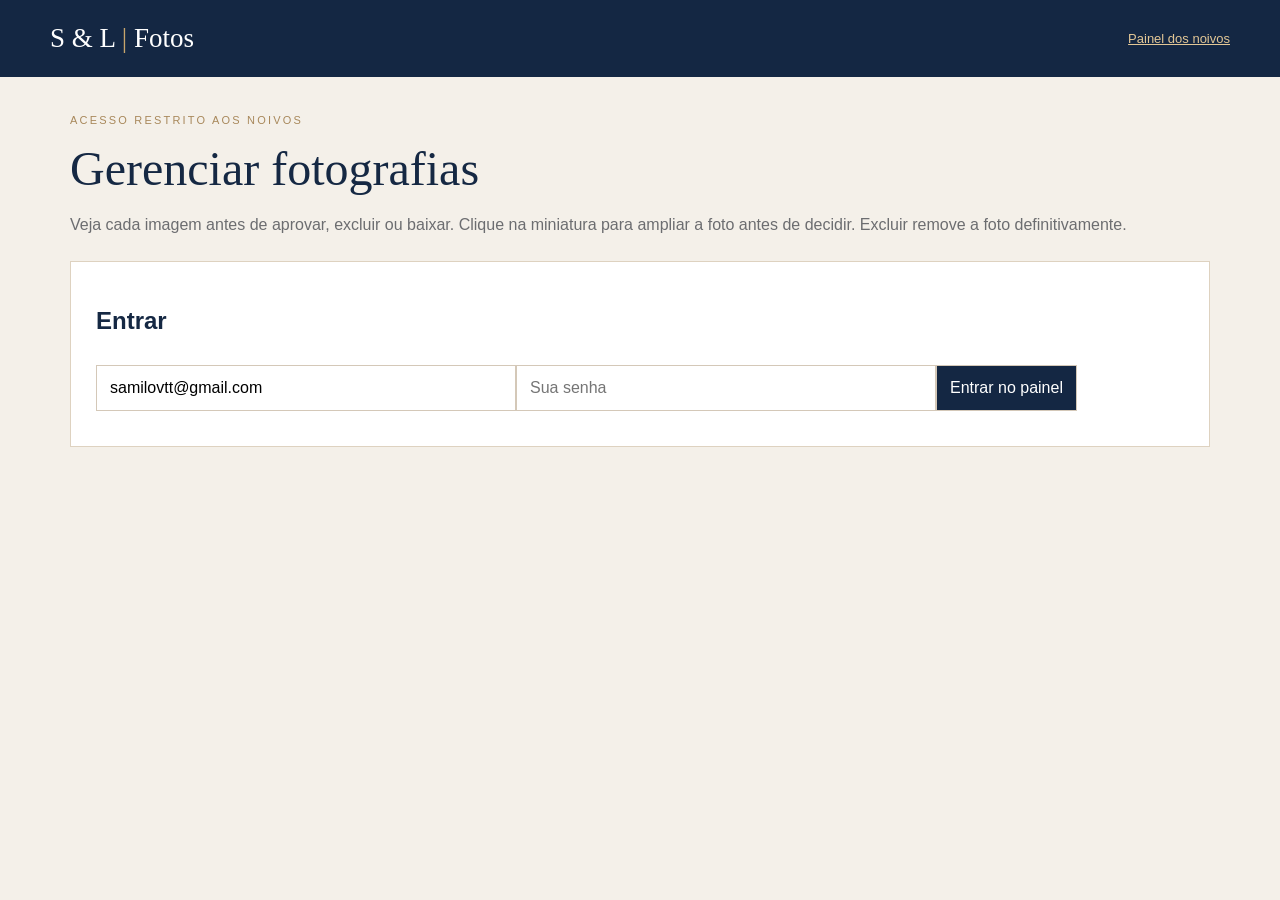
<file: admin-fotos.html>
<!doctype html><html lang="pt-BR"><head><meta charset="utf-8"><meta name="viewport" content="width=device-width,initial-scale=1"><meta name="robots" content="noindex,nofollow"><title>Galeria privada | Samuel & Lorena</title><style>
:root{font-family:Arial,sans-serif;color:#152843;background:#f4f0e9}*{box-sizing:border-box}body{margin:0}header{background:#142743;color:#fff;padding:23px max(20px,calc((100vw - 1180px)/2));display:flex;align-items:center;justify-content:space-between;gap:20px}header strong{font:normal 27px Georgia,serif}header a{color:#e3c796;font-size:13px}main{max-width:1180px;margin:35px auto;padding:0 20px}h1{font:normal clamp(30px,5vw,48px) Georgia,serif;margin:0 0 8px}p{line-height:1.6;color:#6c6d70}.panel{background:#fff;border:1px solid #ded2c0;padding:25px;margin:24px 0}input,select,button{font:inherit;padding:13px;border:1px solid #d4c8b8}input{width:100%;max-width:420px}button{background:#142743;color:white;cursor:pointer}button:disabled{opacity:.5;cursor:wait}.toolbar{display:flex;align-items:center;gap:12px;flex-wrap:wrap;margin-bottom:20px}.toolbar select{background:white}.cards{display:grid;grid-template-columns:repeat(auto-fill,minmax(235px,1fr));gap:18px}.card{background:white;border:1px solid #e2d8c9;overflow:hidden}.card img{width:100%;height:210px;object-fit:contain;background:#eeeae4;cursor:zoom-in}.card .info{padding:15px}.card h3{font-size:14px;margin:0 0 7px;overflow-wrap:anywhere}.card small{color:#777}.danger{background:#873c3c}.pick{display:flex;align-items:center;gap:7px;font-size:12px;padding:9px}.pick input{width:auto}.actions{display:flex;gap:7px;flex-wrap:wrap;margin-top:15px}.actions button{padding:9px 11px;font-size:12px;flex:1}.actions .reject{background:#fff;color:#813d3d;border-color:#c6a2a2}.pill{display:inline-block;font-size:11px;background:#eee8df;padding:4px 8px;margin:8px 0}.hidden,[hidden]{display:none!important}#viewer{position:fixed;inset:0;background:#000e;z-index:30;display:flex;align-items:center;justify-content:center;padding:25px}#viewer img{max-width:95vw;max-height:90vh;object-fit:contain}#viewer button{position:absolute;top:15px;right:20px;font-size:25px}#message{min-height:24px}@media(max-width:600px){header{padding:18px}main{margin:22px auto}.panel{padding:20px}.cards{grid-template-columns:repeat(2,minmax(0,1fr));gap:10px}.card img{height:160px}.card .info{padding:10px}.actions button{width:100%}}</style></head><body><header><strong>S & L <span style="color:#c7a56c">|</span> Fotos</strong><a href="/noivos">Painel dos noivos</a></header><main><p style="letter-spacing:.2em;color:#a8885b;font-size:11px">ACESSO RESTRITO AOS NOIVOS</p><h1>Gerenciar fotografias</h1><p>Veja cada imagem antes de aprovar, excluir ou baixar. Clique na miniatura para ampliar a foto antes de decidir. Excluir remove a foto definitivamente.</p><section class="panel" id="loginPanel"><h2>Entrar</h2><form id="login"><input type="email" value="samilovtt@gmail.com" readonly aria-label="E-mail dos noivos"><input type="password" id="password" placeholder="Sua senha" autocomplete="current-password" required style="margin:10px 0"><button type="submit">Entrar no painel</button></form></section><section id="workspace" hidden><section class="panel"><h2>Compartilhar convite</h2><p>Envie o convite aos convidados pelo WhatsApp ou copie o link.</p><div class="toolbar"><button type="button" id="shareInvitationPhoto" disabled>Carregando foto…</button><button type="button" id="copyInvitationMessage">Copiar mensagem</button><button type="button" id="shareInvitation">Compartilhar convite</button><button type="button" id="copyInvitation">Copiar link</button></div><p id="invitationFeedback" role="status"></p></section><div class="toolbar"><label>Mostrar <select id="filter"><option value="pendente">Pendentes</option><option value="aprovada">Aprovadas</option><option value="arquivadas">Backup confirmado</option><option value="todas">Todas</option></select></label><button id="reload">Atualizar</button><button id="selectPage">Selecionar página</button><button id="downloadZip">Baixar selecionadas (ZIP)</button><button id="archiveSelected">Confirmar backup</button><button id="cleanSelected" class="danger">Excluir arquivadas</button><button id="logout">Sair</button></div><p id="count"></p><p>Selecione as fotos aprovadas, baixe o ZIP e confira se ele foi salvo no computador. Só depois confirme o backup e exclua os arquivos do Supabase. Limite recomendado: 20 fotos ou 200 MB por ZIP.</p><div class="cards" id="cards"></div><div class="toolbar" style="margin-top:24px"><button id="prev">Anterior</button><span id="pageLabel"></span><button id="next">Próxima</button></div></section><p id="message" role="status"></p></main><div id="viewer" hidden role="dialog" aria-modal="true" aria-label="Visualizar foto"><button id="closeViewer" aria-label="Fechar foto">×</button><img id="viewerImage" alt="Foto ampliada"></div><script src="/admin-fotos.js" defer></script><script src="/compartilhar-convite.js" defer></script></body></html>
</file>
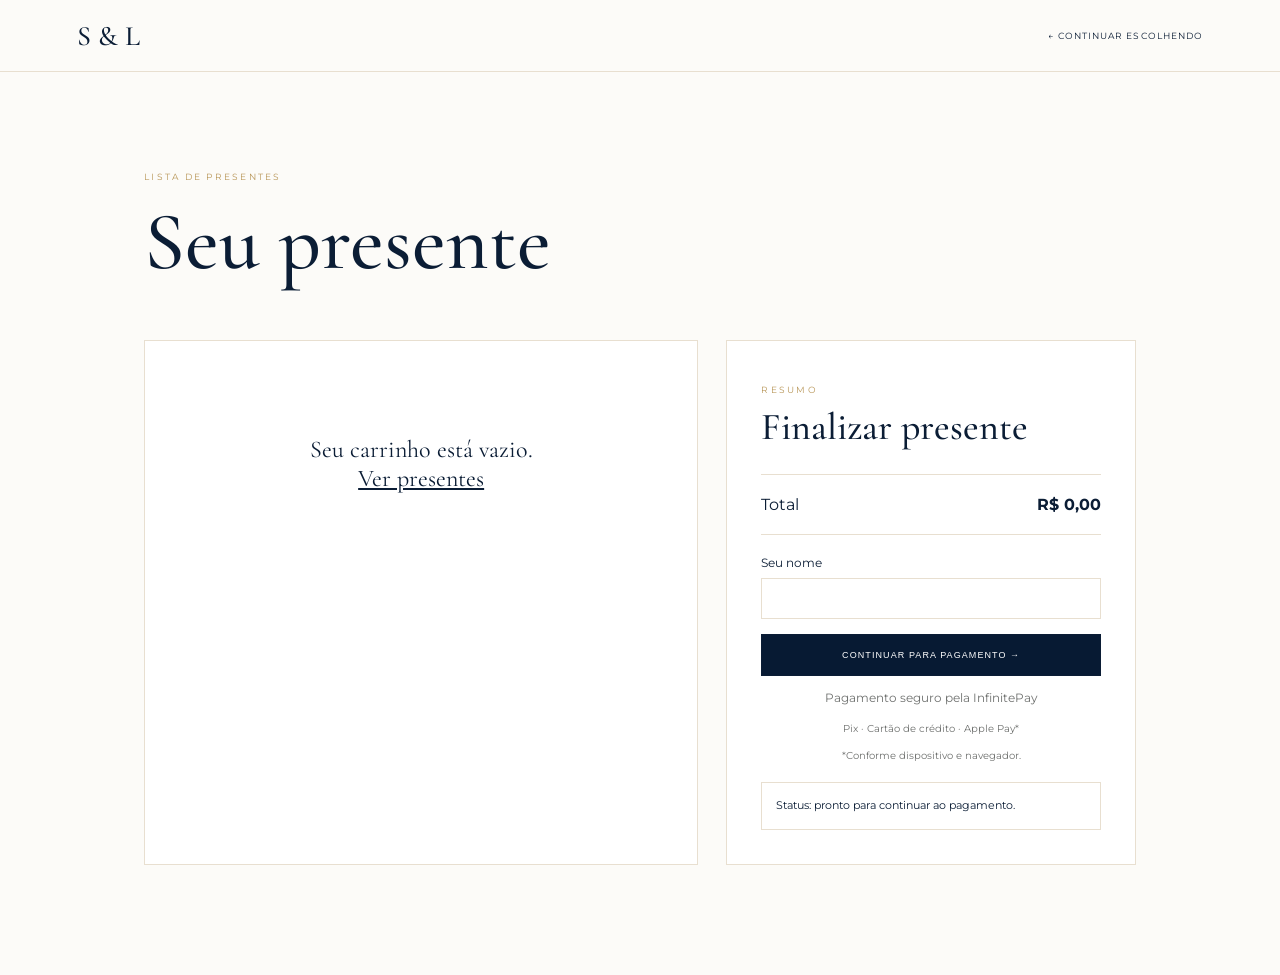
<file: checkout.html>
<!doctype html><html lang="pt-BR"><head><meta charset="utf-8"><meta name="viewport" content="width=device-width,initial-scale=1"><title>Carrinho | Samuel & Lorena</title><link href="https://fonts.googleapis.com/css2?family=Cormorant+Garamond:wght@500;600&family=Montserrat:wght@300;400;500;600&display=swap" rel="stylesheet"><style>
*{box-sizing:border-box}body{margin:0;background:#fcfbf8;color:#0b1d35;font-family:Montserrat,sans-serif}.nav{height:72px;background:#fcfbf8;display:flex;align-items:center;justify-content:space-between;padding:0 6vw;border-bottom:1px solid #e8dfd0}.nav a{text-decoration:none;color:inherit}.brand{font:500 28px "Cormorant Garamond",serif}.nav>a:last-child{font-size:9px;letter-spacing:.12em;text-transform:uppercase}.wrap{max-width:1040px;margin:auto;padding:90px 24px 110px}.k{font-size:9px;letter-spacing:.25em;color:#b89658}.wrap>h1{font:500 clamp(52px,7vw,82px) "Cormorant Garamond",serif;margin:10px 0 48px}.layout{display:grid;grid-template-columns:1.15fr .85fr;gap:28px}.items,.summary{background:#fff;border:1px solid #e8dfd0;padding:34px}.item{display:grid;grid-template-columns:1fr auto;gap:15px;padding:22px 0;border-bottom:1px solid #eee8df}.item h3{font:500 25px "Cormorant Garamond",serif;margin:0 0 7px}.controls{display:flex;gap:8px;align-items:center}.controls button{width:30px;height:30px;border:1px solid #d9d0c3;background:#fff}.remove{color:#7c7067;font-size:9px;letter-spacing:.08em;text-transform:uppercase;cursor:pointer;margin-top:12px}.free{padding:10px;width:160px;border:1px solid #ddd4c7}.summary{position:sticky;top:24px;align-self:start}.summary h2{font:500 38px "Cormorant Garamond",serif;margin:8px 0 24px}.summary>p:not(.k){font-size:12px;line-height:1.7;color:#6f716f}.total{display:flex;justify-content:space-between;padding:20px 0;border-top:1px solid #e8dfd0;border-bottom:1px solid #e8dfd0}.qr{max-width:170px;margin:22px auto;display:block}.summary textarea{width:100%;height:64px;resize:none;padding:10px;border:1px solid #e8dfd0;font-size:9px}.pay{width:100%;margin-top:10px;padding:15px;border:1px solid #0b1d35;background:#0b1d35;color:#fff;text-transform:uppercase;letter-spacing:.12em;font-size:9px;cursor:pointer}.pay+ .pay{}.empty{text-align:center;padding:60px 10px;font-family:"Cormorant Garamond",serif;font-size:24px}.empty a{color:#0b1d35}@media(max-width:760px){.nav{height:64px;padding:0 20px}.wrap{padding:58px 18px 80px}.wrap>h1{font-size:54px;margin-bottom:32px}.layout{grid-template-columns:1fr}.items,.summary{padding:24px}.summary{position:static}.item h3{font-size:22px}}
</style></head><body><nav class="nav"><a class="brand" href="/">S & L</a><a href="/#presentes">← Continuar escolhendo</a></nav><main class="wrap"><p class="k">LISTA DE PRESENTES</p><h1>Seu presente</h1><div class="layout"><section class="items" id="items"></section><aside class="summary"><p class="k">RESUMO</p><h2>Finalizar presente</h2><div class="total"><span>Total</span><strong id="total">R$ 0,00</strong></div><label style="display:grid;gap:8px;font-size:12px;margin-top:20px">Seu nome<input id="giftBuyerName" required minlength="2" maxlength="120" autocomplete="name" style="padding:12px;border:1px solid #e8dfd0"></label><button class="pay trackedPay" type="button" style="margin:15px 0 0;background:#071a33">Continuar para pagamento →</button><p style="text-align:center">Pagamento seguro pela InfinitePay</p><p style="text-align:center;font-size:10px">Pix · Cartão de crédito · Apple Pay*</p><p style="text-align:center;font-size:10px">*Conforme dispositivo e navegador.</p><div id="payStatus" style="margin-top:18px;padding:14px;border:1px solid #e8dfd0;font-size:11px;line-height:1.6">Status: pronto para continuar ao pagamento.</div></aside></div></main><script>
const KEY="slGiftCart";let cart=[];try{cart=JSON.parse(localStorage.getItem(KEY)||"[]")}catch(e){};const money=v=>v.toLocaleString("pt-BR",{style:"currency",currency:"BRL"});const price=x=>x.id==="livre"?Number(x.custom||0):Number(x.price||0);function save(){localStorage.setItem(KEY,JSON.stringify(cart));render()}function render(){const box=document.getElementById("items");box.innerHTML=cart.length?cart.map((x,i)=>'<div class="item"><div><h3>'+x.name+'</h3>'+(x.id==="livre"?'<input class="free" type="number" min="1" value="'+(x.custom||'')+'" data-free="'+i+'" placeholder="Digite o valor">':'<strong>'+money(price(x))+'</strong>')+'<div class="remove" data-remove="'+i+'">Remover</div></div><div class="controls"><button data-minus="'+i+'">−</button><span>'+(x.qty||1)+'</span><button data-plus="'+i+'">+</button></div></div>').join(""):'<div class="empty">Seu carrinho está vazio.<br><a href="/#presentes">Ver presentes</a></div>';document.getElementById("total").textContent=money(cart.reduce((t,x)=>t+price(x)*(x.qty||1),0));document.querySelectorAll("[data-plus]").forEach(b=>b.onclick=()=>{cart[+b.dataset.plus].qty++;save()});document.querySelectorAll("[data-minus]").forEach(b=>b.onclick=()=>{cart[+b.dataset.minus].qty=Math.max(1,cart[+b.dataset.minus].qty-1);save()});document.querySelectorAll("[data-remove]").forEach(b=>b.onclick=()=>{cart.splice(+b.dataset.remove,1);save()});document.querySelectorAll("[data-free]").forEach(i=>i.oninput=()=>{cart[+i.dataset.free].custom=Number(i.value||0);save()})}async function openTrackedCheckout(btn){
 const buyer=document.getElementById("giftBuyerName");if(!buyer.value.trim()||!buyer.reportValidity())return;
 if(!cart.length)return alert("Adicione um presente primeiro.");
 const items=cart.map(x=>({quantity:x.qty||1,price:Math.round(price(x)*100),description:x.name}));
 if(cart.some(x=>String(x.id).startsWith("reforma-")&&price(x)<300))return alert("Atualize a contribuição de Reforma e Mobília para um valor a partir de R$ 300,00.");
 if(items.some(x=>x.price<=0))return alert("Digite um valor válido para o presente.");
 document.querySelectorAll(".trackedPay").forEach(x=>x.disabled=true);
 const original=btn.textContent;btn.textContent="Abrindo pagamento...";
 try{
  const r=await fetch("/api/infinitepay",{method:"POST",headers:{"Content-Type":"application/json"},body:JSON.stringify({items,preferred_method:null,nome_convidado:document.getElementById("giftBuyerName").value.trim()})});
  const data=await r.json();if(!r.ok)throw new Error(data.error||"Não foi possível gerar o pagamento.");
  const url=data.url||data.checkout_url||data.link||data.payment_url;
  if(!url)throw new Error("A InfinitePay não retornou o link do checkout.");
  localStorage.setItem("slPendingOrder",JSON.stringify({order_nsu:data.order_nsu||"",items,total:items.reduce((t,x)=>t+x.price*x.quantity,0),created_at:new Date().toISOString()}));
  location.href=url;
 }catch(e){alert(e.message);document.querySelectorAll(".trackedPay").forEach(x=>x.disabled=false);btn.textContent=original;}
}
document.querySelectorAll(".trackedPay").forEach(btn=>btn.onclick=()=>openTrackedCheckout(btn));render();</script></body></html>
</file>
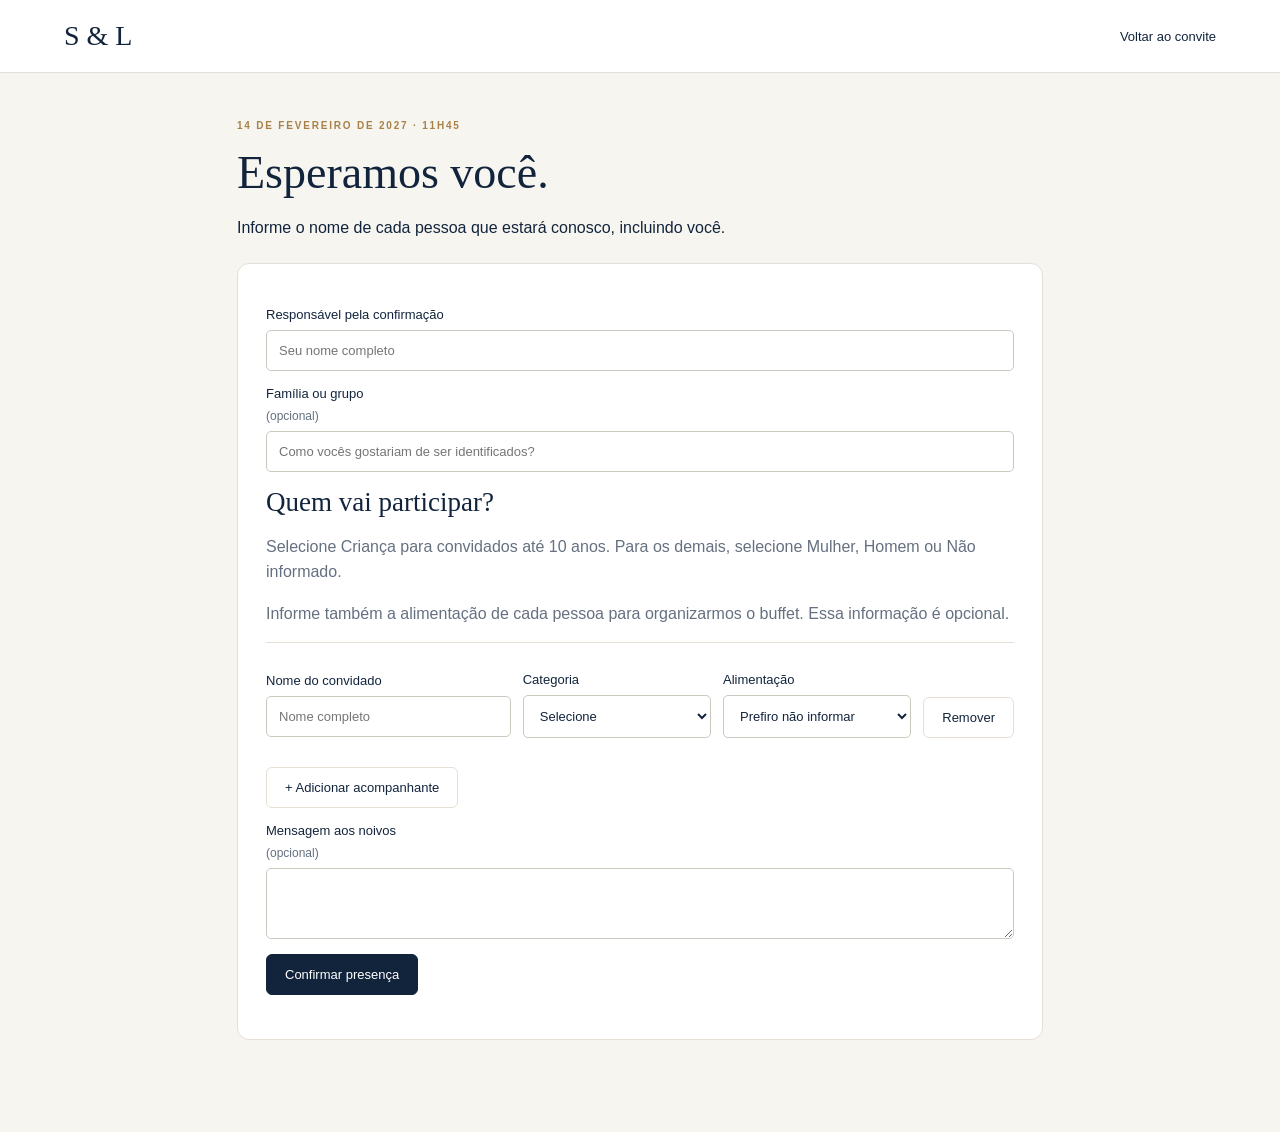
<file: confirmar-presenca.html>
<!doctype html><html lang="pt-BR"><head><meta charset="utf-8"><meta name="viewport" content="width=device-width,initial-scale=1"><title>Confirmar presença | Samuel & Lorena</title><link rel="icon" href="/favicon.svg?v=sl4"><link rel="stylesheet" href="/painel-noivos.css?v=diet20261023"></head><body class="guest-page"><header class="top"><a class="brand" href="/">S & L</a><a href="/">Voltar ao convite</a></header><main class="guest-shell"><p class="eyebrow">14 DE FEVEREIRO DE 2027 · 11H45</p><h1>Esperamos você.</h1><p>Informe o nome de cada pessoa que estará conosco, incluindo você.</p><form id="confirmationForm" class="panel"><label>Responsável pela confirmação<input name="nome" required minlength="2" maxlength="120" autocomplete="name" placeholder="Seu nome completo"></label><label>Família ou grupo <small>(opcional)</small><input name="familia" maxlength="120" placeholder="Como vocês gostariam de ser identificados?"></label><h2>Quem vai participar?</h2><p class="muted">Selecione Criança para convidados até 10 anos. Para os demais, selecione Mulher, Homem ou Não informado.</p><p class="muted">Informe também a alimentação de cada pessoa para organizarmos o buffet. Essa informação é opcional.</p><div id="peopleFields"></div><button type="button" class="secondary" id="addPerson">+ Adicionar acompanhante</button><label>Mensagem aos noivos <small>(opcional)</small><textarea name="mensagem" maxlength="1000" rows="3"></textarea></label><button type="submit" id="sendConfirmation">Confirmar presença</button><p id="confirmationStatus" role="status"></p></form><div id="confirmationDone" class="panel" hidden><h2>Presença confirmada!</h2><p>Obrigado! Seus nomes já estão no painel dos noivos.</p><a href="/">Voltar ao convite</a></div></main><script src="/confirmacao-convidados.js?v=diet20261023" defer></script></body></html>
</file>
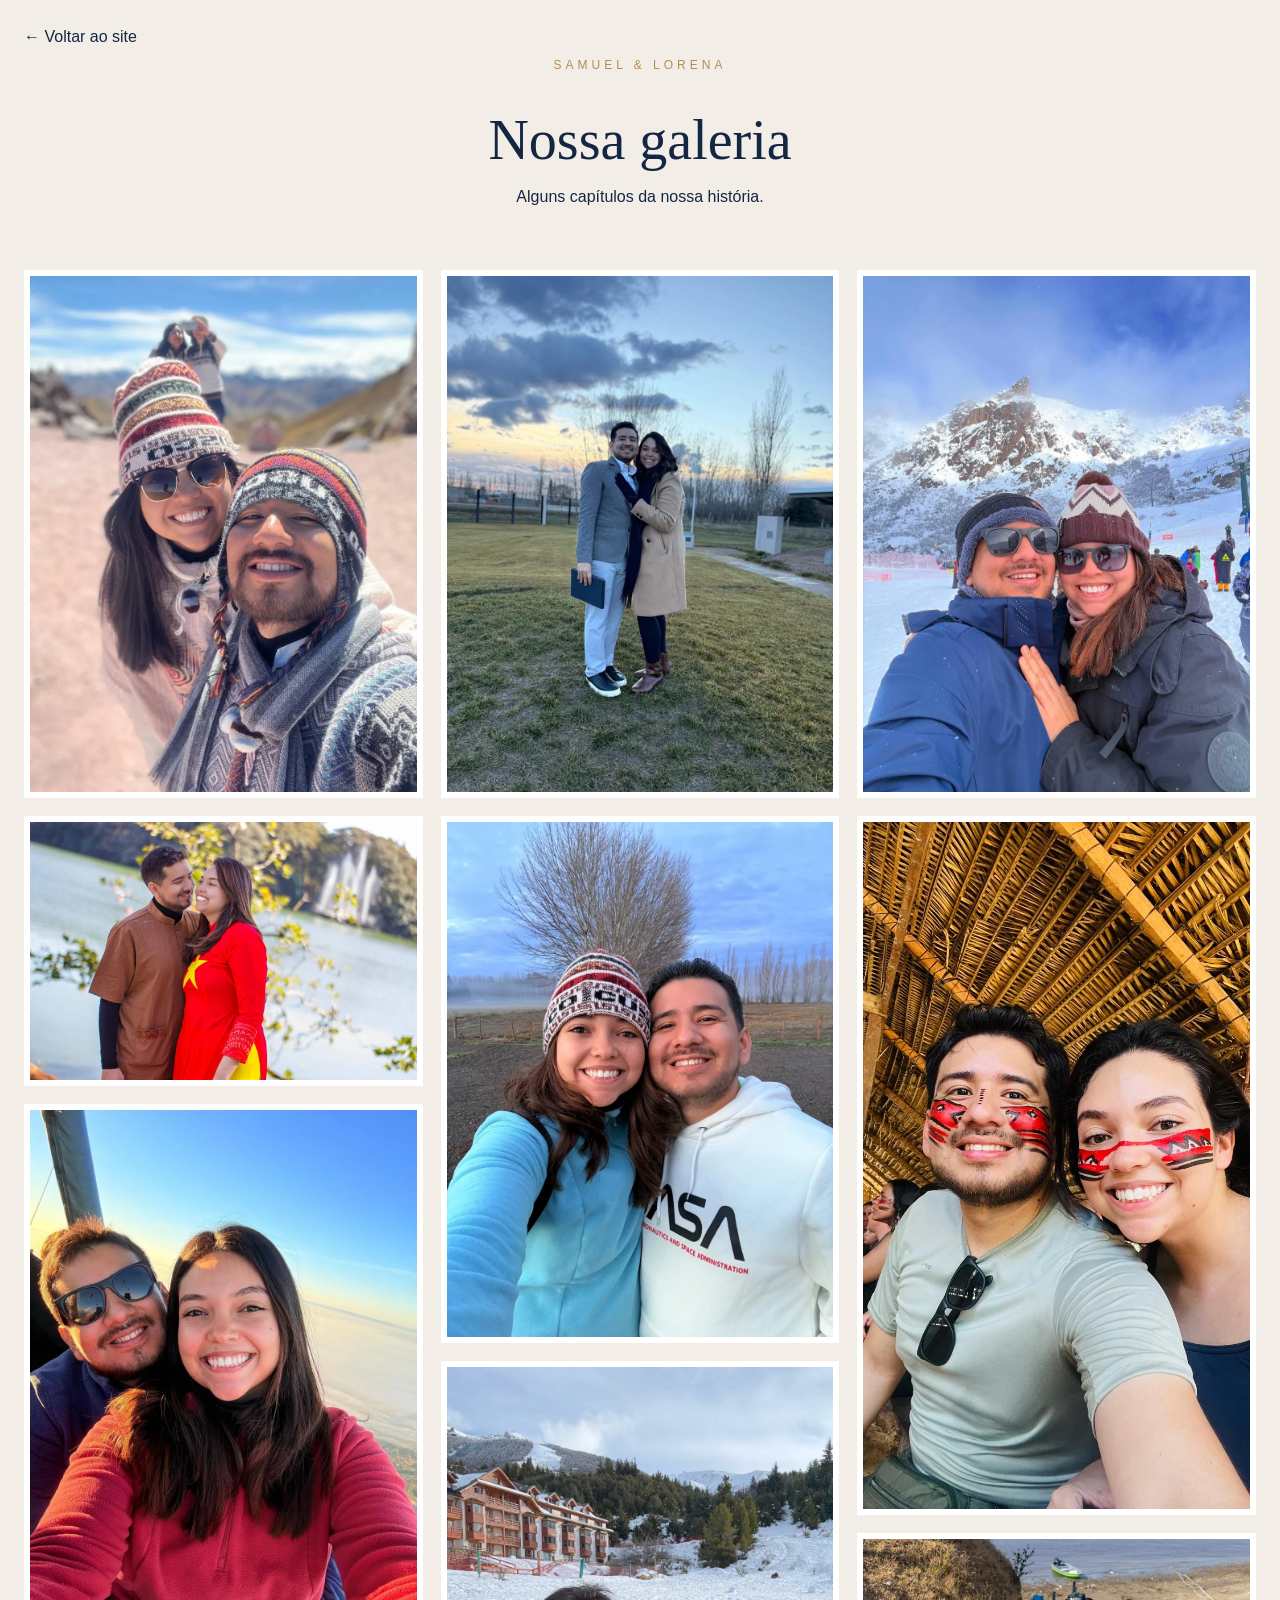
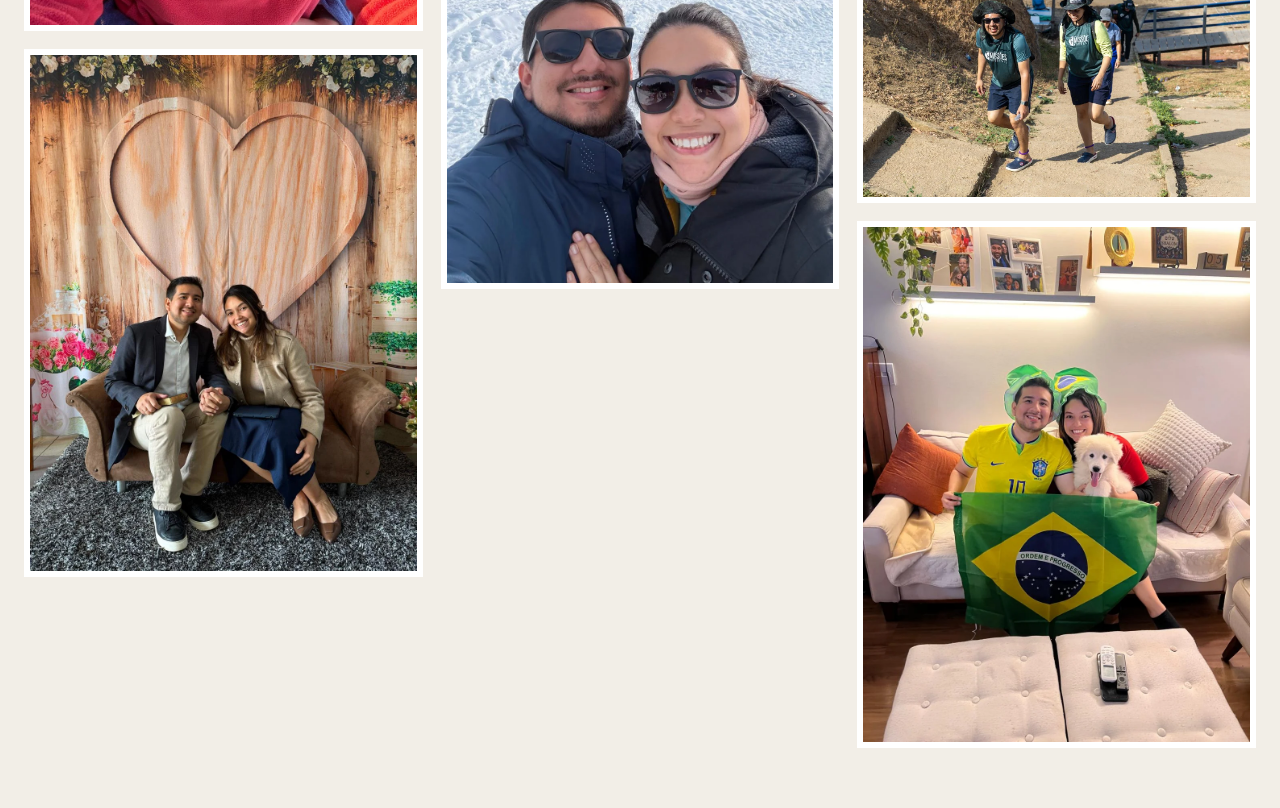
<file: galeria.html>
<!doctype html><html lang="pt-BR"><head><meta charset="utf-8"><meta name="viewport" content="width=device-width,initial-scale=1"><title>Galeria — Samuel & Lorena</title><style>*{box-sizing:border-box}body{margin:0;background:#f2eee7;color:#152642;font-family:Arial,sans-serif}header{max-width:1300px;margin:auto;padding:28px 24px;text-align:center}header>a{display:block;text-align:left;color:inherit;text-decoration:none}h1{font-family:Georgia,serif;font-size:clamp(32px,5vw,56px);font-weight:400;margin:36px 0 14px}.kicker{letter-spacing:4px;color:#b58c52;font-size:12px}.photos{columns:3;column-gap:18px;max-width:1300px;margin:20px auto 60px;padding:0 24px}.photos button{display:block;break-inside:avoid;width:100%;padding:6px;border:0;background:white;margin:0 0 18px;cursor:pointer}.photos img{display:block;width:100%;height:auto}dialog{border:0;padding:50px 60px;background:#0b1420;color:white;width:96vw;max-width:none;height:96dvh}dialog::backdrop{background:#000b}dialog img{width:100%;height:calc(100% - 35px);object-fit:contain}dialog button{position:absolute;background:#fff;color:#152642;border:0;border-radius:50%;width:40px;height:40px;font-size:26px;cursor:pointer}#close{top:8px;right:12px}#prev{left:10px;top:50%}#next{right:10px;top:50%}#counter{text-align:center;margin:10px 0}body:has(dialog[open]){overflow:hidden}@media(max-width:800px){.photos{columns:2}}@media(max-width:480px){.photos{columns:1}dialog{padding:50px 40px}}</style><link rel="icon" href="/favicon.ico?v=sl4" sizes="any"><link rel="icon" type="image/svg+xml" href="/favicon.svg?v=sl4"></head><body><header><a href="/#nossa-galeria">← Voltar ao site</a><p class="kicker">SAMUEL & LORENA</p><h1>Nossa galeria</h1><p>Alguns capítulos da nossa história.</p></header><main class="photos"><button type="button" data-index="0" aria-label="Ampliar fotografia 1"><img src="assets/galeria-historia-01.webp" alt="Memória de Samuel e Lorena 1" loading="lazy"></button><button type="button" data-index="1" aria-label="Ampliar fotografia 2"><img src="assets/galeria-historia-02.webp" alt="Memória de Samuel e Lorena 2" loading="lazy"></button><button type="button" data-index="2" aria-label="Ampliar fotografia 3"><img src="assets/galeria-historia-03.webp" alt="Memória de Samuel e Lorena 3" loading="lazy"></button><button type="button" data-index="3" aria-label="Ampliar fotografia 4"><img src="assets/galeria-historia-04.webp" alt="Memória de Samuel e Lorena 4" loading="lazy"></button><button type="button" data-index="5" aria-label="Ampliar fotografia 6"><img src="assets/galeria-historia-06.webp" alt="Memória de Samuel e Lorena 6" loading="lazy"></button><button type="button" data-index="6" aria-label="Ampliar fotografia 7"><img src="assets/galeria-historia-07.webp" alt="Memória de Samuel e Lorena 7" loading="lazy"></button><button type="button" data-index="8" aria-label="Ampliar fotografia 9"><img src="assets/galeria-historia-09.webp" alt="Memória de Samuel e Lorena 9" loading="lazy"></button><button type="button" data-index="9" aria-label="Ampliar fotografia 10"><img src="assets/galeria-historia-10.webp" alt="Memória de Samuel e Lorena 10" loading="lazy"></button><button type="button" data-index="10" aria-label="Ampliar fotografia 11"><img src="assets/galeria-historia-11.webp" alt="Memória de Samuel e Lorena 11" loading="lazy"></button><button type="button" data-index="11" aria-label="Ampliar fotografia 12"><img src="assets/galeria-historia-12.webp" alt="Memória de Samuel e Lorena 12" loading="lazy"></button><button type="button" data-index="13" aria-label="Ampliar fotografia 14"><img src="assets/galeria-historia-14.webp" alt="Memória de Samuel e Lorena 14" loading="lazy"></button></main><dialog aria-label="Fotografia ampliada"><button id="close" aria-label="Fechar">×</button><button id="prev" aria-label="Foto anterior">‹</button><img id="full" alt=""><button id="next" aria-label="Próxima foto">›</button><p id="counter" aria-live="polite"></p></dialog><script src="galeria-completa.js"></script></body></html>
</file>
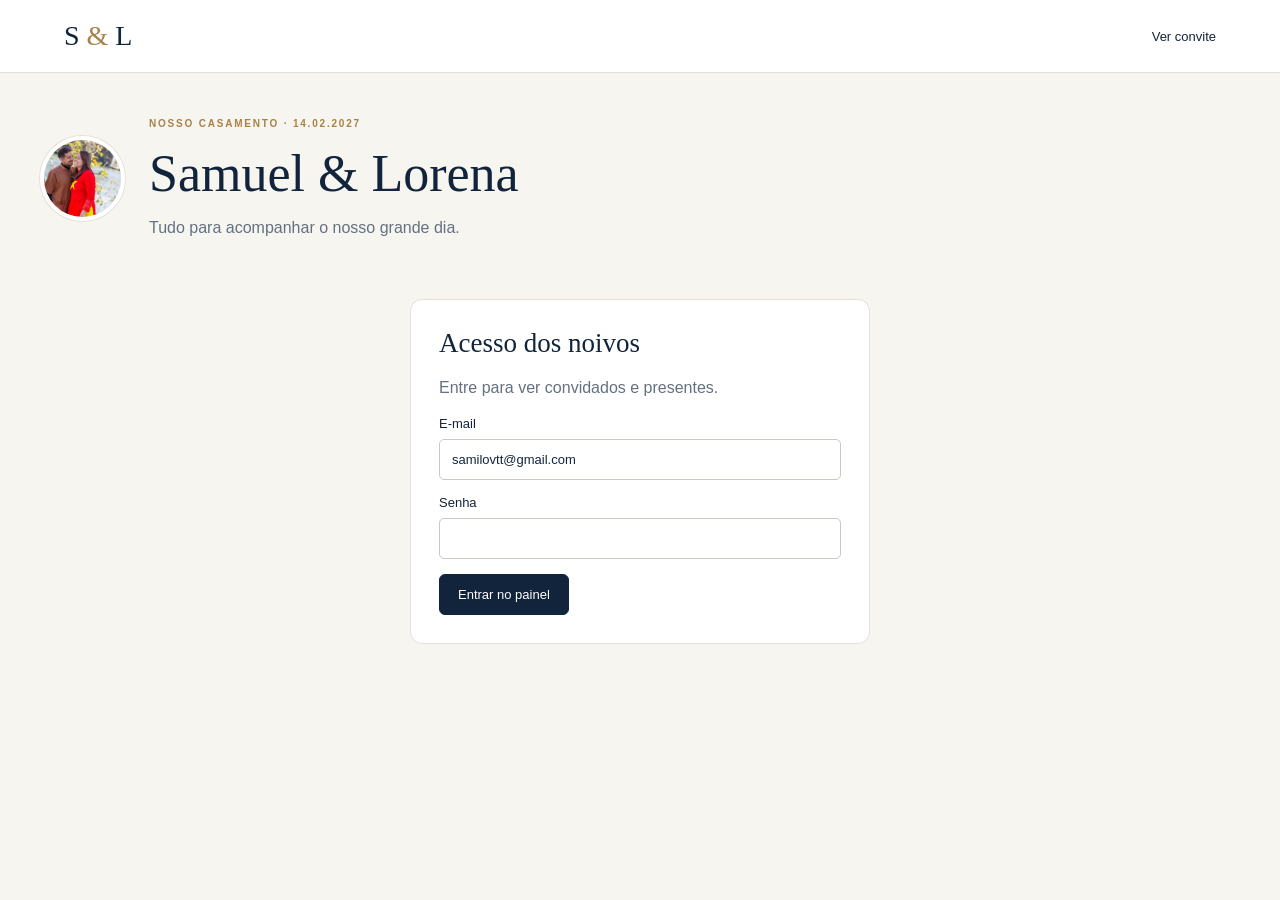
<file: noivos.html>
<!doctype html><html lang="pt-BR"><head><meta charset="utf-8"><meta name="viewport" content="width=device-width,initial-scale=1"><meta name="robots" content="noindex,nofollow"><title>Painel dos noivos | Samuel & Lorena</title><link rel="icon" href="/favicon.svg?v=sl4"><link rel="stylesheet" href="/painel-noivos.css?v=orcamento20261023"></head><body><header class="top"><a class="brand" href="/">S <span style="color:#a88148">&</span> L</a><div class="toolbar"><a href="/">Ver convite</a><button id="logout" type="button" class="secondary" hidden>Sair</button></div></header><main class="shell"><div class="hero-panel"><img src="/assets/galeria-historia-02.webp" alt="Samuel e Lorena"><div><p class="eyebrow">NOSSO CASAMENTO · 14.02.2027</p><h1>Samuel & Lorena</h1><p class="muted">Tudo para acompanhar o nosso grande dia.</p></div></div><section id="loginPanel" class="panel login-panel"><h2>Acesso dos noivos</h2><p class="muted">Entre para ver convidados e presentes.</p><form id="loginForm"><label>E-mail<input id="email" type="email" value="samilovtt@gmail.com" autocomplete="username" required></label><label>Senha<input id="password" type="password" autocomplete="current-password" required></label><button type="submit" id="loginButton">Entrar no painel</button></form></section><p id="panelStatus" class="status-line" role="status"></p><section id="dashboard" hidden><div class="toolbar" style="justify-content:space-between;margin-bottom:20px"><span id="updated" class="muted" style="font-size:12px"></span><button id="reloadPanel" class="secondary">Atualizar dados</button></div><nav class="tabs" role="tablist" aria-label="Painel dos noivos"><button role="tab" data-tab="resumo" aria-selected="true" aria-controls="resumo">Resumo</button><button role="tab" data-tab="lista-planejada" aria-selected="false" aria-controls="lista-planejada">Lista de convidados</button><button role="tab" data-tab="convidados" aria-selected="false" aria-controls="convidados">Confirmações</button><button role="tab" data-tab="orcamento" aria-selected="false" aria-controls="orcamento">Orçamento</button><button role="tab" data-tab="presentes" aria-selected="false" aria-controls="presentes">Presentes</button><button role="tab" data-tab="convite" aria-selected="false" aria-controls="convite">Convite</button><button role="tab" data-tab="fotos" aria-selected="false" aria-controls="fotos">Fotos</button></nav><section id="resumo" role="tabpanel"><div id="metrics" class="metrics"></div><div class="split"><section class="panel"><h2>Quem estará conosco</h2><div id="breakdown" class="breakdown"></div><p id="unknownCount" class="muted"></p><p class="muted" style="font-size:12px">Crianças: até 10 anos. As contagens representam presenças confirmadas.</p></section><section class="panel"><h2>No dia do casamento</h2><p id="attendance"></p><h3>Alimentação para o buffet</h3><p id="dietSummary" class="muted"></p><p class="muted">Em Convidados, marque a chegada de cada pessoa. Confirmação e comparecimento são acompanhados separadamente.</p></section></div><div class="notice">O painel acompanha as novas confirmações registradas neste site. Confirmações anteriores na planilha precisam ser importadas. Pix ou outros pagamentos recebidos fora do checkout não aparecem automaticamente.</div><section class="panel"><h2>Últimas confirmações</h2><div id="recentGroups"></div></section></section><section id="lista-planejada" role="tabpanel" hidden><section class="panel"><h2>Lista de convidados</h2><p class="muted">Organize convidados e grupos, acompanhe os convites e ajuste sua lista. As confirmações enviadas pelo site continuam na aba Confirmações.</p><div id="plannedMetrics" class="metrics"></div><p id="plannedSummary" class="report-count" role="status"></p><div class="toolbar"><button type="button" id="newPlannedGuest">+ Adicionar convidado</button><input id="plannedSearch" type="search" placeholder="Buscar nome ou categoria" aria-label="Buscar na lista de convidados"><select id="plannedFilter" aria-label="Filtrar lista"><option value="ativos">Lista ativa</option><option value="pendente">A confirmar</option><option value="confirmado">Confirmados manualmente</option><option value="nao_vai">Não vão</option><option value="removidos">Removidos</option></select><select id="plannedCategory" aria-label="Filtrar categoria"><option value="">Todas as categorias</option></select><select id="plannedInvitation" aria-label="Filtrar convite enviado"><option value="">Todos os convites</option><option value="sim">Convite enviado</option><option value="nao">Convite não enviado</option></select><select id="plannedType" aria-label="Filtrar tipo"><option value="">Convidados e equipe</option><option value="convidado">Convidados / grupos</option><option value="equipe">Equipe / músicos</option></select><button type="button" id="clearPlannedFilters" class="secondary">Limpar filtros</button><button type="button" id="reloadPlanned" class="secondary">Atualizar lista</button><button type="button" id="exportPlanned" class="secondary">Exportar CSV</button></div><p id="plannedSelection" class="report-count" role="status"></p><p id="plannedStatus" role="status"></p><div class="table-wrap"><table><thead><tr><th>Convidado / grupo</th><th>Categoria</th><th>Pessoas</th><th>Convite enviado</th><th>Situação</th><th>Observações</th><th>Ações</th></tr></thead><tbody id="plannedRows"></tbody></table></div></section>
<dialog id="plannedDialog" aria-labelledby="plannedTitle"><form id="plannedForm"><h2 id="plannedTitle">Adicionar convidado</h2><label>Nome do convidado ou grupo<input name="nome" required minlength="2" maxlength="300"></label><label>Categoria<input name="categoria" maxlength="120" placeholder="Família, igreja, amigos…"></label><div class="two"><label>Tipo<select name="tipo"><option value="convidado">Convidado / grupo</option><option value="equipe">Equipe / músicos</option></select></label><label>Quantidade de pessoas<input name="quantidade" type="number" min="1" max="100" step="1" value="1" required></label></div><div class="two"><label>Convite enviado<select name="convite_enviado"><option value="false">Não</option><option value="true">Sim</option></select></label><label>Situação<select name="situacao"><option value="pendente">A confirmar</option><option value="confirmado">Confirmado manualmente</option><option value="nao_vai">Não vai</option></select></label></div><label>Observações<textarea name="observacoes" maxlength="1000" rows="3"></textarea></label><p id="plannedFormStatus" role="alert"></p><div class="toolbar"><button type="submit" id="savePlanned">Salvar</button><button type="button" id="cancelPlanned" class="secondary">Cancelar</button></div></form></dialog></section>
<section id="convidados" role="tabpanel" hidden><section class="panel"><h2>Lista de convidados</h2><div class="toolbar"><input id="guestSearch" type="search" placeholder="Buscar nome ou família" aria-label="Buscar convidados"><select id="guestCategory" aria-label="Filtrar categoria"><option value="">Todos os grupos</option><option value="mulher">Mulheres</option><option value="homem">Homens</option><option value="crianca">Crianças</option><option value="nao_informado">Não informado</option><option value="grupo_legado">Grupos sem nomes individuais</option></select><select id="guestDiet" aria-label="Filtrar alimentação"><option value="">Todas as alimentações</option><option value="come_carne">Come carne</option><option value="vegetariano">Vegetariano(a)</option><option value="nao_informado">Não informado</option></select><select id="guestAttendance" aria-label="Filtrar chegada"><option value="">Todas as chegadas</option><option value="yes">Já chegaram</option><option value="no">Ainda não chegaram</option></select><button id="exportGuests" class="secondary">Exportar CSV</button></div><p id="guestCount" class="report-count"></p><div class="table-wrap"><table><thead><tr><th>Convidado</th><th>Categoria</th><th>Alimentação</th><th>Família / responsável</th><th>Confirmação</th><th>Chegada</th></tr></thead><tbody id="guestRows"></tbody></table></div></section></section><section id="orcamento" role="tabpanel" hidden><section class="panel"><h2>Orçamento do casamento</h2><p class="muted">Acompanhe os valores previstos, os pagamentos já registrados e o que falta pagar.</p><div id="budgetMetrics" class="metrics"></div><p id="budgetSummaryNote" class="muted"></p><div class="toolbar"><button type="button" id="newExpense">+ Adicionar gasto</button><input id="expenseSearch" type="search" placeholder="Buscar gasto ou observação" aria-label="Buscar gastos"><select id="expenseCategory" aria-label="Filtrar categoria do gasto"><option value="">Todas as categorias</option></select><select id="expenseStatus" aria-label="Filtrar situação do gasto"><option value="">Todas as situações</option><option value="pendente">Pendente</option><option value="parcial">Pago parcialmente</option><option value="pago">Pago</option><option value="a_definir">Valor a definir</option><option value="credito">Pago acima do previsto</option></select><select id="expenseType" aria-label="Filtrar tipo de gasto"><option value="">Gastos e cauções</option><option value="gasto">Gastos</option><option value="caucao">Cauções</option></select><select id="expenseArchive" aria-label="Filtrar gastos ativos ou removidos"><option value="ativos">Gastos ativos</option><option value="removidos">Removidos</option></select><button type="button" id="clearExpenseFilters" class="secondary">Limpar filtros</button><button type="button" id="reloadBudget" class="secondary">Atualizar</button><button type="button" id="exportBudget" class="secondary">Exportar CSV</button></div><p id="budgetSelection" class="report-count" role="status"></p><p id="budgetStatus" role="status"></p><div class="table-wrap"><table><thead><tr><th>Gasto</th><th>Categoria</th><th>Previsto</th><th>Pago</th><th>A pagar</th><th>Situação</th><th>Observações</th><th>Ações</th></tr></thead><tbody id="expenseRows"></tbody></table></div><h3>Totais por categoria</h3><div class="table-wrap"><table><thead><tr><th>Categoria</th><th>Previsto</th><th>Pago</th><th>A pagar</th></tr></thead><tbody id="budgetCategories"></tbody></table></div><p class="muted">Os totais gerais e por categoria consideram os lançamentos ativos. Valores a definir não são tratados como orçamento zero. A caução já está incluída no total previsto.</p></section><dialog id="expenseDialog" aria-labelledby="expenseTitle"><form id="expenseForm"><h2 id="expenseTitle">Adicionar gasto</h2><label>Descrição do gasto<input name="item" required minlength="2" maxlength="300" placeholder="Ex.: decoração"></label><label>Categoria<input name="categoria" maxlength="120" placeholder="Cerimônia, recepção, noiva…"></label><label>Tipo<select name="tipo"><option value="gasto">Gasto</option><option value="caucao">Caução</option></select></label><div class="two"><label>Valor previsto (R$)<input name="previsto_centavos" inputmode="decimal" placeholder="A definir"></label><label>Valor já pago (R$)<input name="pago_centavos" inputmode="decimal" placeholder="Não informado"></label></div><p class="muted">Deixe o previsto em branco quando ainda estiver a definir. Informe 0 para um item sem custo. O valor pago é o total já pago por este item.</p><label>Observações<textarea name="observacoes" rows="3" maxlength="1000"></textarea></label><p id="expenseFormStatus" role="alert"></p><div class="toolbar"><button type="submit" id="saveExpense">Salvar gasto</button><button type="button" id="cancelExpense" class="secondary">Cancelar</button></div></form></dialog></section>
<section id="presentes" role="tabpanel" hidden><section class="panel"><h2>Presentes e pagamentos</h2><p class="muted">Valores em reais. Apenas pagamentos confirmados entram no total recebido.</p><div class="toolbar"><input id="giftSearch" type="search" placeholder="Buscar pessoa ou presente" aria-label="Buscar presentes"><select id="giftStatus" aria-label="Filtrar pagamento"><option value="ativos">Pedidos ativos</option><option value="">Todos os status</option><option value="pago">Pago</option><option value="pendente">Pendente</option><option value="erro_checkout">Erro no checkout</option><option value="cancelado">Cancelado</option><option value="estornado">Estornado</option></select><button id="exportGifts" class="secondary">Exportar CSV</button></div><p id="giftCount" class="report-count"></p><div class="table-wrap"><table><thead><tr><th>Convidado / pedido</th><th>Presente</th><th>Valor do pedido</th><th>Recebido</th><th>Status</th><th>Data</th></tr></thead><tbody id="giftRows"></tbody></table></div></section></section><section id="convite" role="tabpanel" hidden><section class="panel"><h2>Nosso convite</h2><img src="/assets/capa-outubro-2026.jpg" alt="Foto da capa do convite de Samuel e Lorena" style="display:block;width:100%;max-width:520px;height:auto;border-radius:8px;margin:20px 0"><p class="muted">Compartilhe o convite com quem vai celebrar conosco.</p><div class="quick-links"><button id="shareInvitationPhoto" disabled>Carregando foto…</button><button id="copyInvitationMessage" class="secondary">Copiar mensagem</button><button id="shareInvitation" class="secondary">Compartilhar link</button><button id="copyInvitation" class="secondary">Copiar link</button></div><p id="invitationFeedback" role="status"></p></section><section class="panel"><h2>Confirmação de presença</h2><a class="button secondary" href="/confirmar-presenca">Ver formulário de presença</a></section></section><section id="fotos" role="tabpanel" hidden><section class="panel"><h2>Fotografias dos convidados</h2><p class="muted">Confira as fotos recebidas, aprove as imagens e baixe os registros do nosso grande dia.</p><a class="button" href="/admin-fotos">Gerenciar fotografias</a></section></section></section></main><script src="/painel-noivos.js?v=orcamento20261023" defer></script><script src="/compartilhar-convite.js?v=cover20261018" defer></script></body></html>
</file>
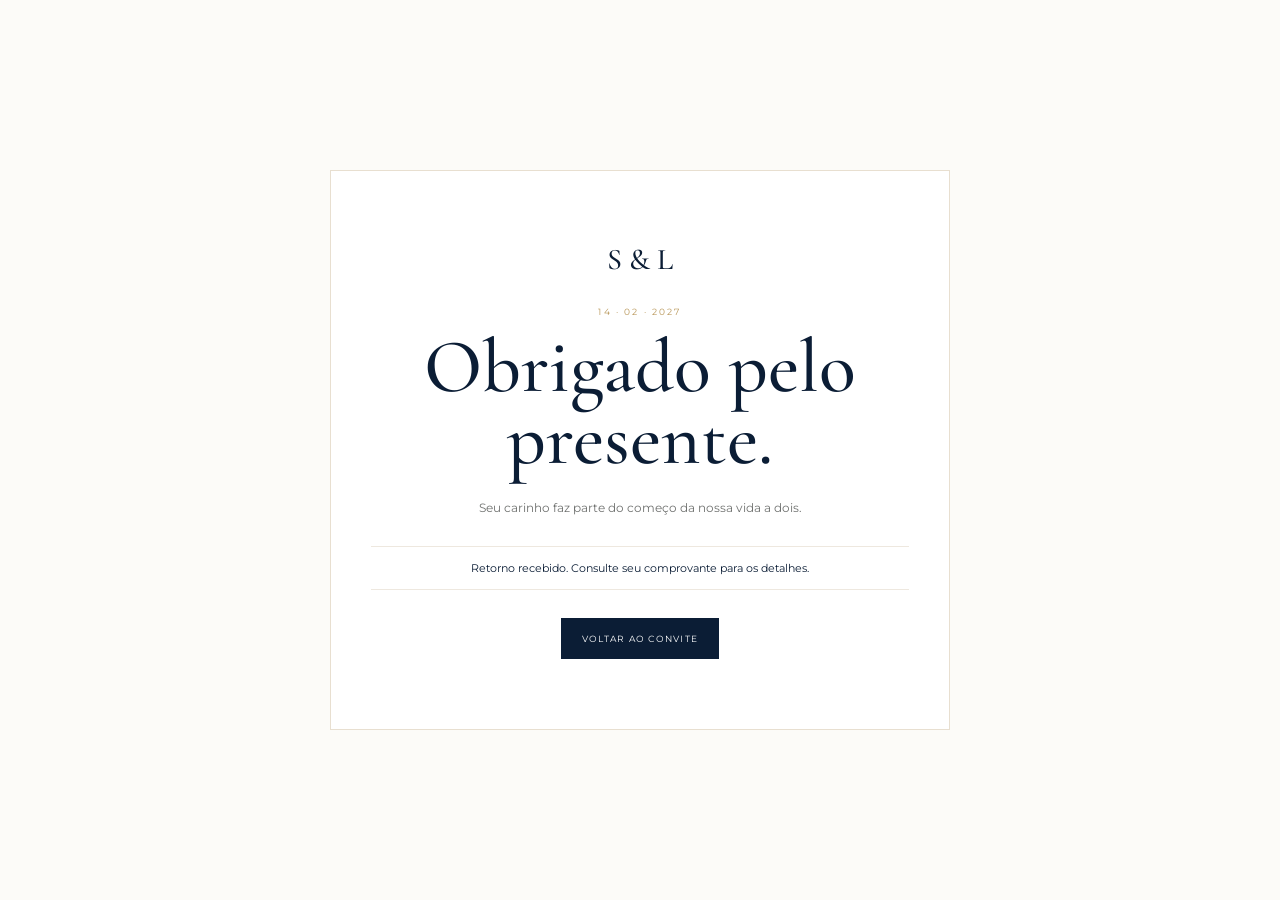
<file: pagamento-concluido.html>
<!doctype html><html lang="pt-BR"><head><meta charset="utf-8"><meta name="viewport" content="width=device-width,initial-scale=1"><title>Seu presente | Samuel & Lorena</title><link href="https://fonts.googleapis.com/css2?family=Cormorant+Garamond:wght@500&family=Montserrat:wght@300;400;500&display=swap" rel="stylesheet"><style>*{box-sizing:border-box}body{margin:0;min-height:100svh;display:grid;place-items:center;background:#fcfbf8;color:#0b1d35;font-family:Montserrat,sans-serif;padding:24px}.card{width:min(620px,100%);text-align:center;background:#fff;border:1px solid #e8dfd0;padding:70px 40px}.k{font-size:9px;letter-spacing:.24em;color:#b89658}.mark{font:500 30px "Cormorant Garamond",serif;margin-bottom:28px}.card h1{font:500 clamp(48px,8vw,76px) "Cormorant Garamond",serif;line-height:.95;margin:14px 0 22px}.card p{font-size:12px;line-height:1.8;color:#6f716f;max-width:440px;margin:0 auto 28px}.status{padding:14px;border-top:1px solid #eee8df;border-bottom:1px solid #eee8df;margin:28px 0;font-size:11px}.actions{display:flex;justify-content:center;gap:10px;flex-wrap:wrap}.actions a{padding:14px 20px;text-decoration:none;text-transform:uppercase;font-size:9px;letter-spacing:.14em;border:1px solid #0b1d35;color:#0b1d35}.actions a.primary{background:#0b1d35;color:#fff}@media(max-width:600px){.card{padding:52px 22px}}</style></head><body><main class="card"><div class="mark">S & L</div><div class="k">14 · 02 · 2027</div><h1>Obrigado pelo presente.</h1><p>Seu carinho faz parte do começo da nossa vida a dois.</p><div class="status" id="status">Verificando pagamento…</div><div class="actions"><a class="primary" href="/">Voltar ao convite</a><a id="receipt" href="#" target="_blank" rel="noopener" hidden>Ver comprovante</a></div></main><script>
(async()=>{const q=new URLSearchParams(location.search),status=document.getElementById("status"),receipt=document.getElementById("receipt");const order_nsu=q.get("order_nsu"),transaction_nsu=q.get("transaction_nsu"),slug=q.get("slug"),receipt_url=q.get("receipt_url");if(receipt_url){receipt.href=receipt_url;receipt.hidden=false}if(!order_nsu||!transaction_nsu||!slug){status.textContent="Retorno recebido. Consulte seu comprovante para os detalhes.";return}try{const r=await fetch("/api/payment-check",{method:"POST",headers:{"Content-Type":"application/json"},body:JSON.stringify({order_nsu,transaction_nsu,slug})}),d=await r.json();if(r.ok&&d.paid){status.textContent="Pagamento confirmado ✓";localStorage.removeItem("slGiftCart")}else status.textContent="Pagamento ainda não confirmado. Você pode verificar novamente em alguns instantes."}catch(e){status.textContent="Não foi possível verificar agora. Seu comprovante continua válido."}})();
</script></body></html>
</file>
<file: painel-noivos.css>
:root{--navy:#12243c;--gold:#a88148;--paper:#f7f5f0;--muted:#657080;--line:#e5dfd5;font-family:Arial,sans-serif;color:var(--navy);background:var(--paper)}*{box-sizing:border-box}body{margin:0}a{color:inherit}button,input,select,textarea{font:inherit}button,.button{border:1px solid var(--navy);padding:12px 18px;background:var(--navy);color:white;border-radius:6px;cursor:pointer;text-decoration:none;display:inline-flex;align-items:center;justify-content:center;gap:7px;font-size:13px}button:disabled{opacity:.55;cursor:wait}.secondary{background:white;color:var(--navy);border-color:var(--line)}button:hover:not(:disabled),.button:hover{filter:brightness(.95)}button:focus-visible,a:focus-visible{outline:2px solid var(--gold);outline-offset:3px}[hidden]{display:none!important}.top{padding:20px 5vw;display:flex;align-items:center;justify-content:space-between;background:white;border-bottom:1px solid var(--line);gap:20px}.top a{text-decoration:none;font-size:13px}.top .brand{font:28px Georgia,serif}.shell{max-width:1250px;margin:auto;padding:35px 25px 60px}.eyebrow{font-size:10px;letter-spacing:.18em;color:var(--gold);font-weight:bold}h1,h2,h3{font-family:Georgia,serif;font-weight:normal}h1{font-size:clamp(34px,5vw,52px);margin:12px 0}h2{font-size:27px;margin:0 0 16px}p{line-height:1.6}.muted,small{color:var(--muted)}small{font-size:12px}.hero-panel{display:flex;align-items:center;gap:24px;margin-bottom:28px}.hero-panel img{width:85px;height:85px;border-radius:50%;object-fit:cover;border:4px solid white;box-shadow:0 0 0 1px var(--line)}.hero-panel p{margin:8px 0}.panel{background:white;border:1px solid var(--line);border-radius:12px;padding:28px;margin:22px 0}.login-panel{max-width:460px;margin:50px auto}label{display:grid;gap:8px;font-size:13px;margin:15px 0}input,select,textarea{border:1px solid #cbc8c0;padding:12px;border-radius:5px;background:white;color:var(--navy);width:100%;min-width:0}.tabs,.toolbar{display:flex;gap:10px;flex-wrap:wrap;align-items:center}.tabs{border-bottom:1px solid var(--line);padding-bottom:16px}.tabs button{background:transparent;color:var(--muted);border-color:transparent}.tabs button[aria-selected=true]{background:var(--navy);color:white}.metrics{display:grid;grid-template-columns:repeat(4,minmax(0,1fr));gap:16px;margin:25px 0}.metric{border:1px solid var(--line);border-radius:10px;padding:22px;background:white}.metric span{font-size:12px;color:var(--muted);display:block}.metric strong{display:block;font:32px Georgia,serif;margin:13px 0 8px}.metric.highlight{background:var(--navy);color:#fff;border-color:var(--navy)}.metric.highlight span,.metric.highlight small{color:#d8dfeb}.split{display:grid;grid-template-columns:1fr 1fr;gap:20px}.breakdown{display:flex;gap:20px;flex-wrap:wrap}.breakdown div{flex:1;min-width:95px}.breakdown strong{display:block;font:28px Georgia,serif;margin:10px 0}.table-wrap{overflow:auto}table{border-collapse:collapse;width:100%;font-size:13px;text-align:left}th{color:var(--muted);font-size:11px;text-transform:uppercase;letter-spacing:.04em;background:#f8f7f3}td,th{padding:15px 12px;border-bottom:1px solid var(--line);vertical-align:top}td small{display:block;margin-top:6px}.pill{display:inline-block;border-radius:20px;padding:5px 9px;font-size:11px;background:#f0eee8}.pill.pago,.pill.present{background:#e7f2eb;color:#236343}.toolbar input{width:260px}.toolbar select{width:190px}.notice{background:#f0ebe2;border-left:3px solid var(--gold);padding:14px 18px;font-size:13px;line-height:1.7;margin:20px 0}.status-line{font-size:13px;min-height:24px}.guest-shell{max-width:850px;padding:35px 22px 70px;margin:auto}.person-row{display:grid;grid-template-columns:1.3fr 1fr auto;gap:12px;align-items:center;padding:14px 0;border-top:1px solid var(--line)}.person-row button{margin-top:25px}.guest-page h1{font-size:46px}.empty{color:var(--muted);padding:30px!important;text-align:center}.quick-links{display:flex;gap:12px;flex-wrap:wrap}.amount{white-space:nowrap}.report-count{font-size:13px;color:var(--muted)}@media(max-width:800px){.metrics{grid-template-columns:repeat(2,minmax(0,1fr))}.split{grid-template-columns:1fr}.shell{padding:24px 16px}.panel{padding:20px}.top{padding:18px}.person-row{grid-template-columns:1fr 1fr}.person-row button{grid-column:1/-1;margin:0}.tabs{gap:4px}.tabs button{padding:11px 12px}.hero-panel img{width:64px;height:64px}.hero-panel{gap:16px}.toolbar input,.toolbar select{width:100%}.metric{padding:18px}.metric strong{font-size:29px}}@media(max-width:430px){.person-row{grid-template-columns:1fr}.person-row label{margin:4px 0}.top .brand{font-size:24px}}

/* Alimentação por convidado, com espaço para leitura em telas menores. */
.person-row{grid-template-columns:minmax(180px,1.3fr) minmax(150px,1fr) minmax(160px,1fr) auto}
@media(max-width:900px){.person-row{grid-template-columns:1fr 1fr}.person-row button{grid-column:auto;margin-top:25px}}
@media(max-width:600px){.person-row{grid-template-columns:1fr}.person-row button{grid-column:1;margin-top:0}}

#plannedDialog{width:min(650px,calc(100% - 24px));max-height:90dvh;overflow:auto;border:1px solid #d8c6a7;padding:28px;color:#122743;background:#fff}#plannedDialog::backdrop{background:#122743aa}#plannedDialog input,#plannedDialog select,#plannedDialog textarea{box-sizing:border-box;width:100%;padding:12px;border:1px solid #d8c6a7;font:inherit}#plannedDialog label{display:grid;gap:8px;margin:16px 0}#plannedDialog .two{display:grid;grid-template-columns:1fr 1fr;gap:14px}.planned-actions button{margin:3px;padding:9px 12px}#plannedDialog button{padding:12px 20px}#plannedDialog h2{font-family:Georgia,serif;font-weight:normal}@media(max-width:600px){#plannedDialog .two{grid-template-columns:1fr;gap:0}.tabs{flex-wrap:wrap}}

#expenseDialog{width:min(650px,calc(100% - 24px));max-height:90dvh;overflow:auto;border:1px solid #d8c6a7;padding:28px;color:#122743;background:#fff}#expenseDialog::backdrop{background:#122743aa}#expenseDialog input,#expenseDialog select,#expenseDialog textarea{box-sizing:border-box;width:100%;padding:12px;border:1px solid #d8c6a7;font:inherit}#expenseDialog label{display:grid;gap:8px;margin:16px 0}#expenseDialog .two{display:grid;grid-template-columns:1fr 1fr;gap:14px}#expenseDialog button{padding:12px 20px}#expenseDialog h2{font-family:Georgia,serif;font-weight:normal}@media(max-width:600px){#expenseDialog .two{grid-template-columns:1fr;gap:0}}
</file>
